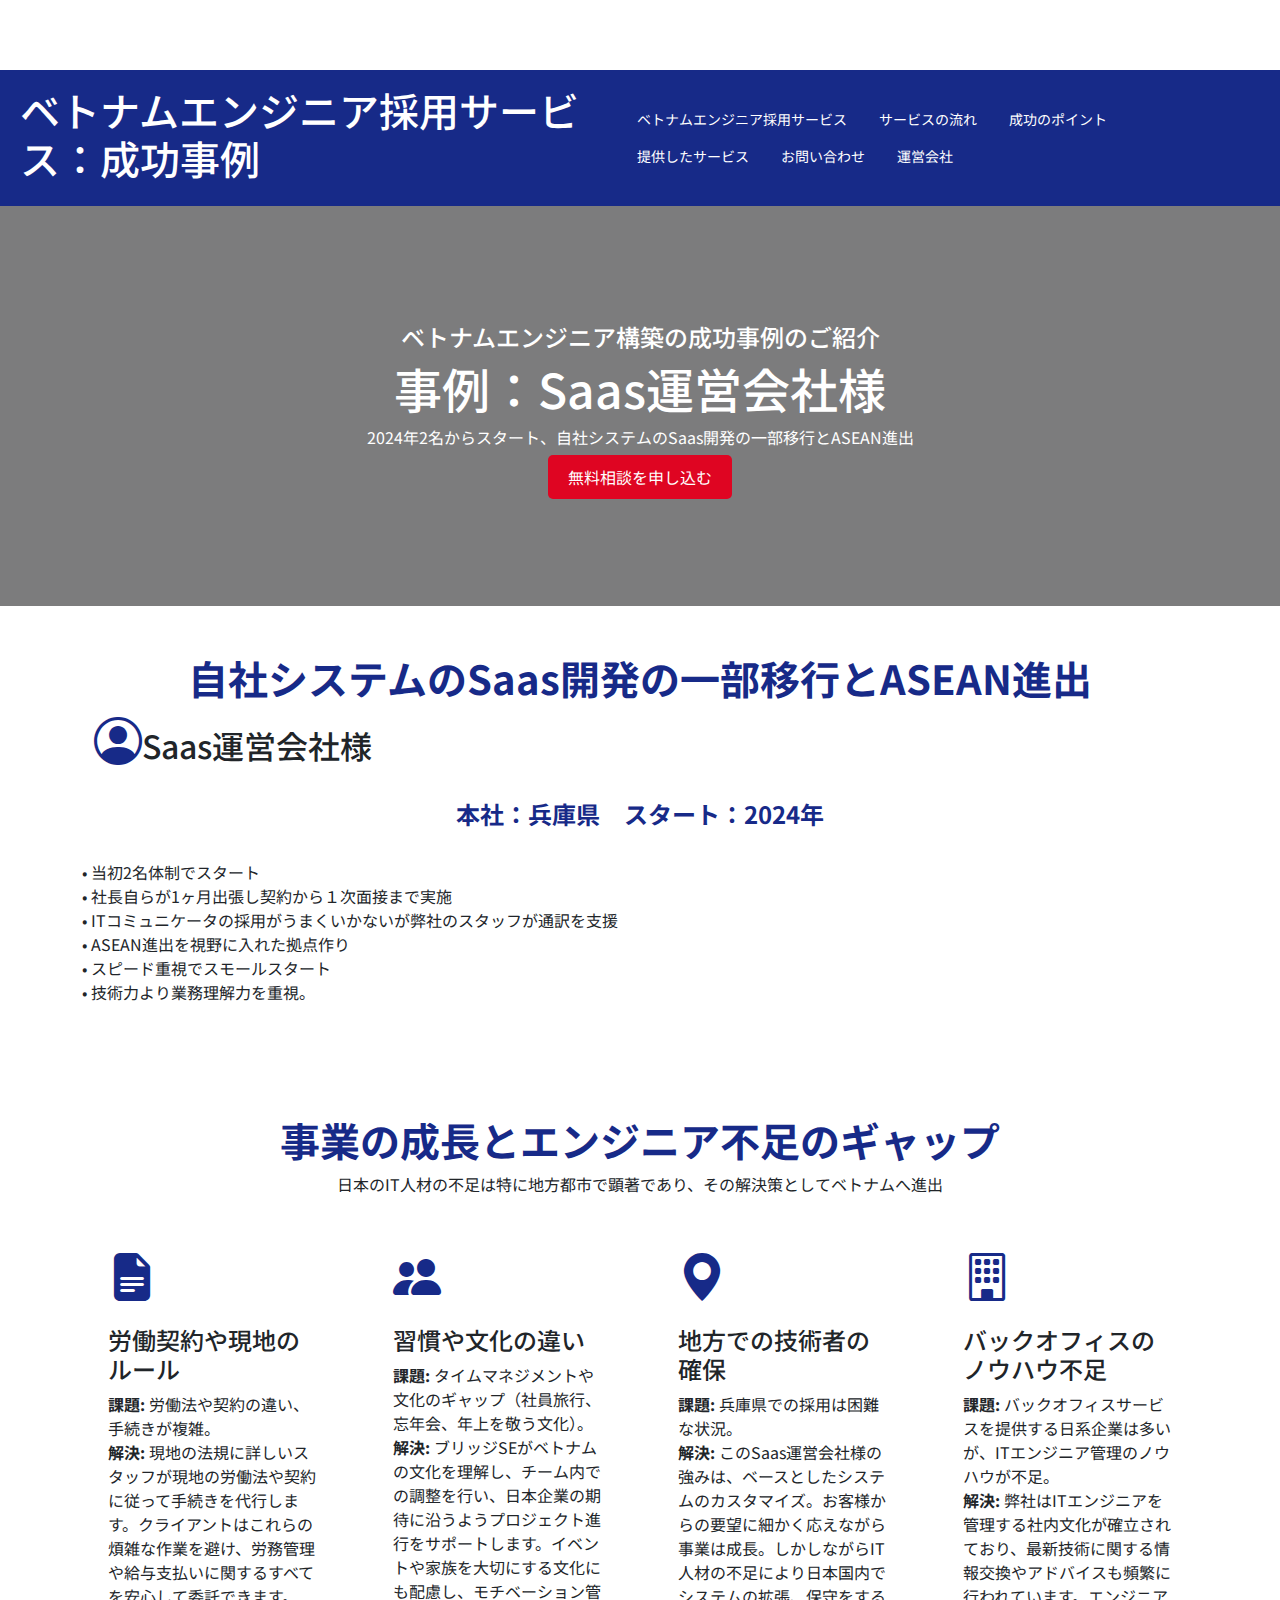
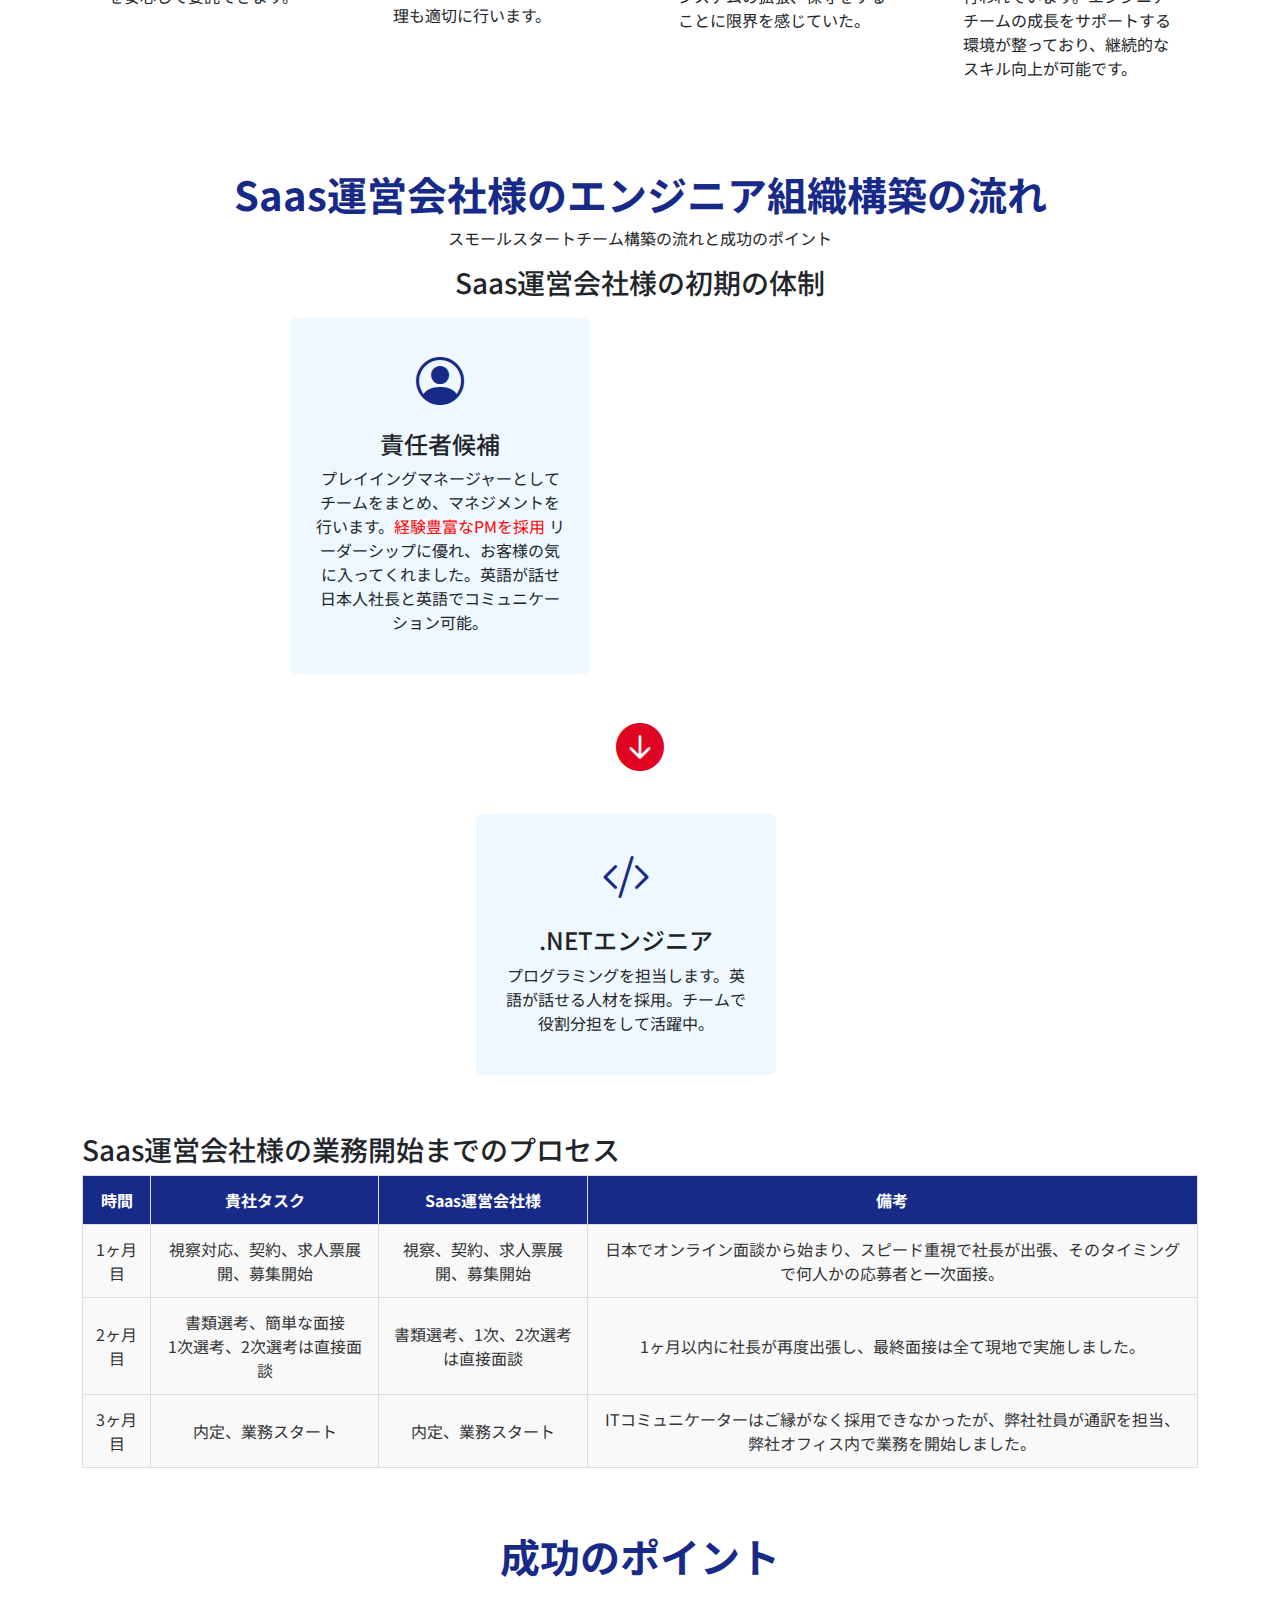
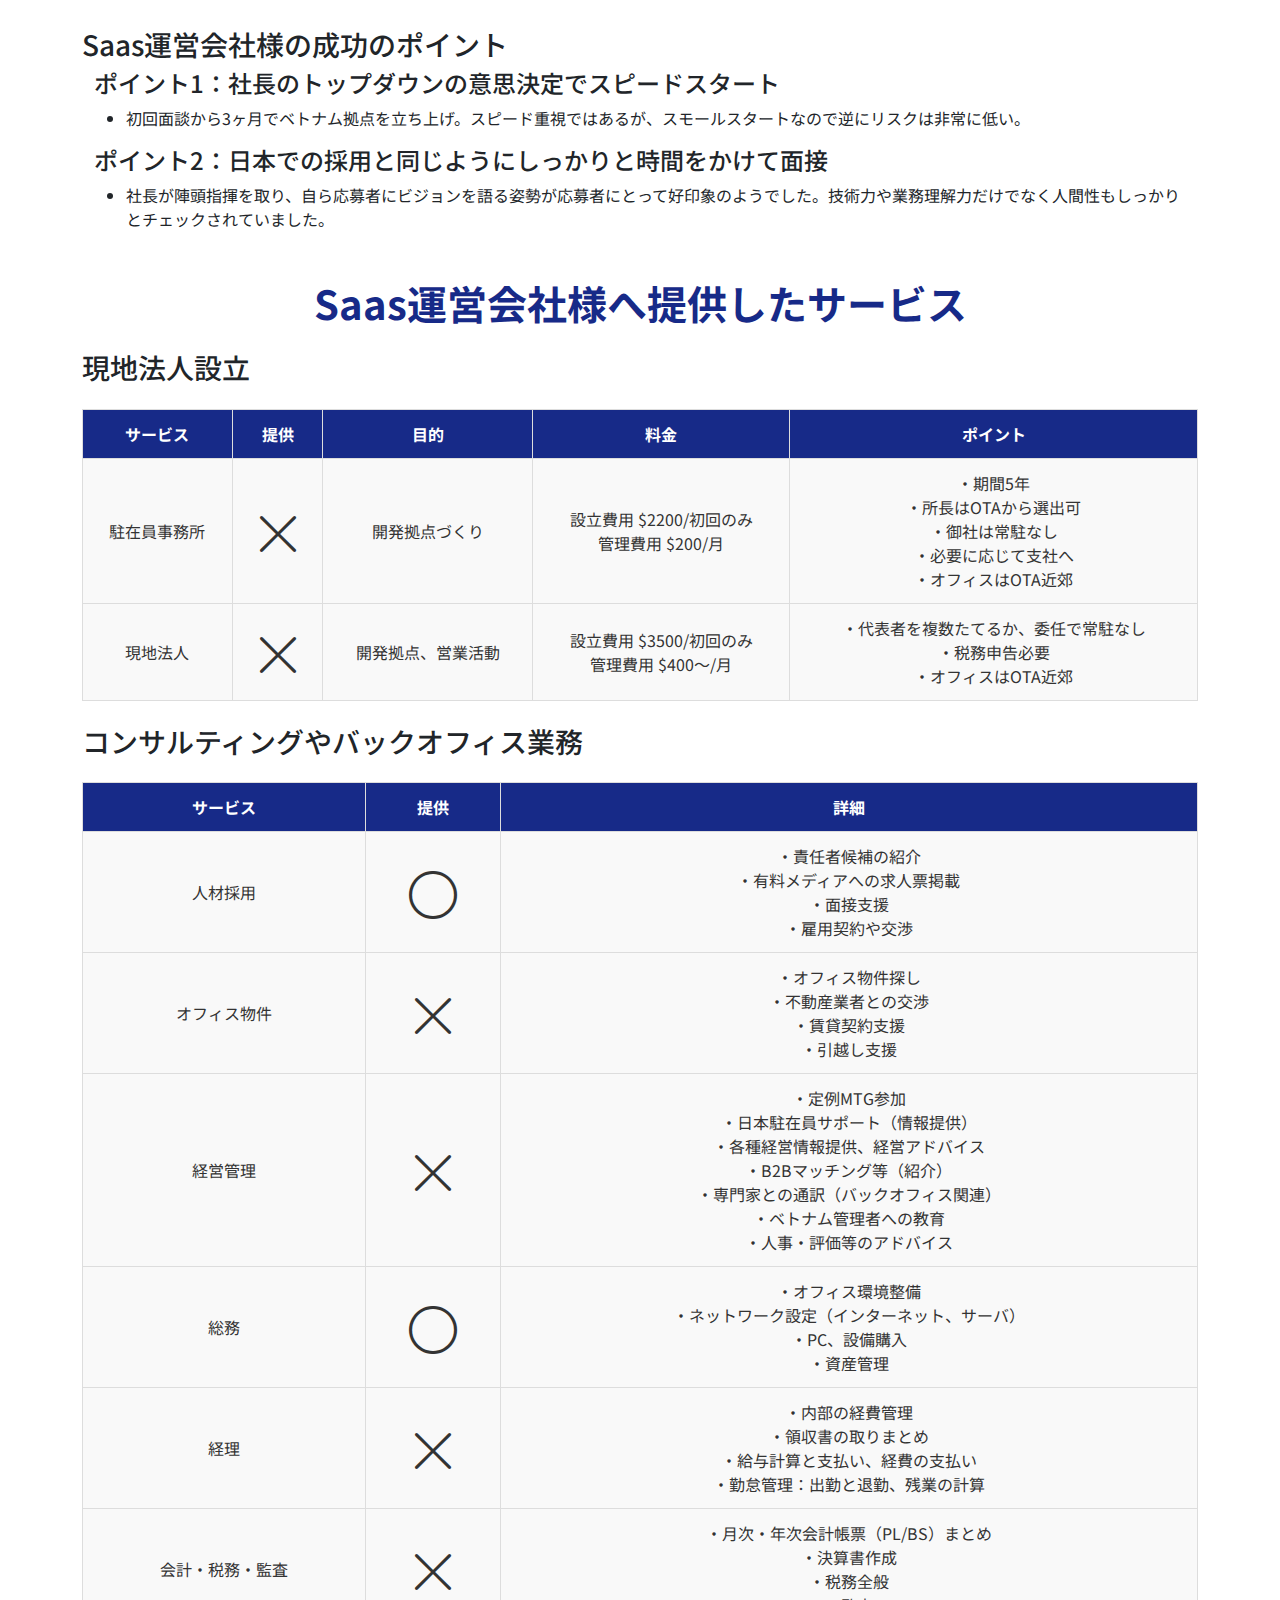
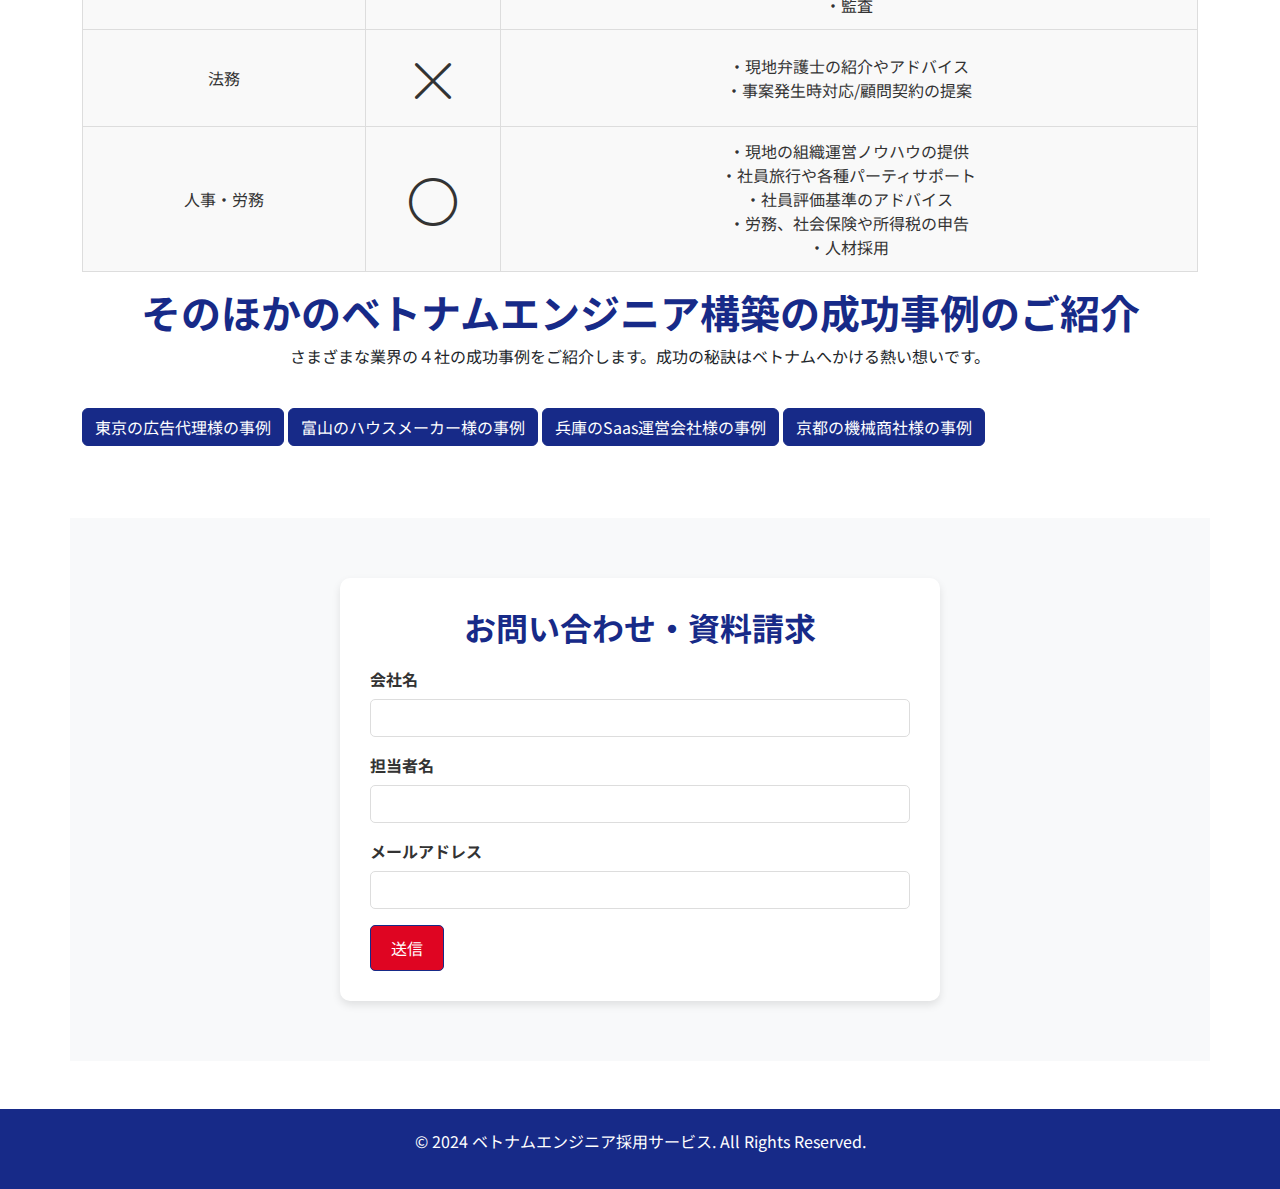
<file: casestudy_hyogo.html>
<!DOCTYPE html>
<html lang="ja">
<head>
    <meta charset="UTF-8">
    <meta name="viewport" content="width=device-width, initial-scale=1.0">
    <meta name="description" content="ベトナム人材紹介会社として、日本企業向けに高スキルのエンジニアを低コストで紹介。人月単価30万円以下で提供可能。">
    <meta name="keywords" content="ベトナムエンジニア採用, ベトナム人材紹介, オフショア開発, IT人材ベトナム, エンジニア派遣">
    <title>ベトナムエンジニア採用サービス｜低コストで高スキル人材を提供</title>

    <!-- Bootstrap CDN -->
    <link href="https://cdn.jsdelivr.net/npm/bootstrap@5.3.0-alpha1/dist/css/bootstrap.min.css" rel="stylesheet">
    
    <!-- Google Fonts -->
    <link href="https://fonts.googleapis.com/css2?family=Noto+Sans+JP:wght@400;700&display=swap" rel="stylesheet">

    <!-- Custom CSS -->
    <link rel="stylesheet" href="style.css">

    <!-- Bootstrap Icons CDN -->
    <link href="https://cdn.jsdelivr.net/npm/bootstrap-icons/font/bootstrap-icons.css" rel="stylesheet">

</head>
<body>
    <!-- Header -->
    <header class="d-flex justify-content-between align-items-center py-3">
        <h1>ベトナムエンジニア採用サービス：成功事例</h1>
        <nav>
            <ul class="nav">
                <li class="nav-item"><a class="nav-link text-white small" href="#">ベトナムエンジニア採用サービス</a></li>
                <li class="nav-item"><a class="nav-link text-white small" href="#model-case">サービスの流れ</a></li>
                <li class="nav-item"><a class="nav-link text-white small" href="#success">成功のポイント</a></li>
                <li class="nav-item"><a class="nav-link text-white small" href="#service">提供したサービス</a></li>
                <li class="nav-item"><a class="nav-link text-white small" href="#contact">お問い合わせ</a></li>
                <li class="nav-item"><a class="nav-link text-white small" href="https://onetech.jp/company">運営会社</a></li>
            </ul>
        </nav>
    </header>

    <!-- Main Visual Section -->
    <section class="mv_area_wrap">
        <div class="mv_area">
            <div class="mv_txt">
                <h4>ベトナムエンジニア構築の成功事例のご紹介</h4>
                <h2>事例：Saas運営会社様</h2>
                <p>2024年2名からスタート、自社システムのSaas開発の一部移行とASEAN進出</p>
                <div class="mv_btn">
                    <a href="#contact">無料相談を申し込む</a>
                </div>
            </div>
        </div>
    </section>

    <!-- お客様のプロフィールセクション -->
    <section id="ceo-profile" class="py-5">
        <h2 class="section-title text-center">自社システムのSaas開発の一部移行とASEAN進出</h2>
        <div class="ceo-card container">
            <div class="row justify-content-center">
                <div class="row">
                <h2><i class="bi bi-person-circle" style="font-size: 3rem; color: #172a88;"></i>Saas運営会社様</h2>
                    <h4 class="fw-bold mt-4 text-center">本社：兵庫県　スタート：2024年</h4>
                </div>
            </div>

            <div class="row justify-content-center mt-4">
                
                    <ul class="list-unstyled">
                        
                        <li>• 当初2名体制でスタート</li>
                        <li>• 社長自らが1ヶ月出張し契約から１次面接まで実施</li>
                        <li>• ITコミュニケータの採用がうまくいかないが弊社のスタッフが通訳を支援</li>
                        <li>• ASEAN進出を視野に入れた拠点作り</li>
                        <li>• スピード重視でスモールスタート</li>
                        <li>• 技術力より業務理解力を重視。</li>
            
                    </ul>
            </div>
        </div>
    </section>

    <!-- ベトナムのITマネジメントの課題 -->
    <section id="it-management-issues" class="container my-5">
        <h2 class="section-title text-center">事業の成長とエンジニア不足のギャップ</h2>
        <p class="text-center">日本のIT人材の不足は特に地方都市で顕著であり、その解決策としてベトナムへ進出</p>
        
        <div class="row">
            <!-- 労働契約や現地のルール -->
            <div class="col-md-3 d-flex">
                <div class="card h-100">
                    <div class="card-body">
                        <i class="bi bi-file-earmark-text-fill" style="font-size: 3rem; color: #172a88;"></i>
                        <h4 class="card-title mt-3">労働契約や現地のルール</h4>
                        <ul class="list-unstyled text-left">
                            <li><strong>課題:</strong> 労働法や契約の違い、手続きが複雑。</li>
                            <li><strong>解決:</strong> 現地の法規に詳しいスタッフが現地の労働法や契約に従って手続きを代行します。クライアントはこれらの煩雑な作業を避け、労務管理や給与支払いに関するすべてを安心して委託できます。</li>
                        </ul>
                    </div>
                </div>
            </div>
    
            <!-- 習慣や文化の違い -->
            <div class="col-md-3 d-flex">
                <div class="card h-100">
                    <div class="card-body">
                        <i class="bi bi-people-fill" style="font-size: 3rem; color: #172a88;"></i>
                        <h4 class="card-title mt-3">習慣や文化の違い</h4>
                        <ul class="list-unstyled text-left">
                            <li><strong>課題:</strong> タイムマネジメントや文化のギャップ（社員旅行、忘年会、年上を敬う文化）。</li>
                            <li><strong>解決:</strong> ブリッジSEがベトナムの文化を理解し、チーム内での調整を行い、日本企業の期待に沿うようプロジェクト進行をサポートします。イベントや家族を大切にする文化にも配慮し、モチベーション管理も適切に行います。</li>
                        </ul>
                    </div>
                </div>
            </div>
    
            <!-- 日本人駐在問題 -->
            <div class="col-md-3 d-flex">
                <div class="card h-100">
                    <div class="card-body">
                        <i class="bi bi-geo-alt-fill" style="font-size: 3rem; color: #172a88;"></i>
                        <h4 class="card-title mt-3">地方での技術者の確保</h4>
                        <ul class="list-unstyled text-left">
                            <li><strong>課題:</strong> 兵庫県での採用は困難な状況。</li>
                            <li><strong>解決:</strong> このSaas運営会社様の強みは、ベースとしたシステムのカスタマイズ。お客様からの要望に細かく応えながら事業は成長。しかしながらIT人材の不足により日本国内でシステムの拡張、保守をすることに限界を感じていた。</li>
                        </ul>
                    </div>
                </div>
            </div>
    
            <!-- バックオフィスサービスのノウハウ不足 -->
            <div class="col-md-3 d-flex">
                <div class="card h-100">
                    <div class="card-body">
                        <i class="bi bi-building" style="font-size: 3rem; color: #172a88;"></i>
                        <h4 class="card-title mt-3">バックオフィスのノウハウ不足</h4>
                        <ul class="list-unstyled text-left">
                            <li><strong>課題:</strong> バックオフィスサービスを提供する日系企業は多いが、ITエンジニア管理のノウハウが不足。</li>
                            <li><strong>解決:</strong> 弊社はITエンジニアを管理する社内文化が確立されており、最新技術に関する情報交換やアドバイスも頻繁に行われています。エンジニアチームの成長をサポートする環境が整っており、継続的なスキル向上が可能です。</li>
                        </ul>
                    </div>
                </div>
            </div>
        </div>
    </section>

    <!-- Section 4: サービスの流れ -->
    <section id="model-case" class="container my-5">
        <h2 class="section-title text-center">Saas運営会社様のエンジニア組織構築の流れ</h2>
        <p class="text-center">スモールスタートチーム構築の流れと成功のポイント</p>
        
        <div class="ceo-card container">
                <h3 class="text-center">Saas運営会社様の初期の体制</h3>
                
                <!-- 1行目: 責任者候補 -->
                <div class="row justify-content-center mb-4">
                    <div class="col-md-8">
                        <div class="card text-center p-4" style="background-color: #f0f8ff;">
                            <i class="bi bi-person-circle" style="font-size: 3rem; color: #172a88;"></i>
                            <h4 class="mt-3">責任者候補</h4>
                            <p>プレイイングマネージャーとしてチームをまとめ、マネジメントを行います。<span style="color: red;">経験豊富なPMを採用</span> リーダーシップに優れ、お客様の気に入ってくれました。英語が話せ日本人社長と英語でコミュニケーション可能。</p>
                        </div>
                    </div>
                </div>

                <!-- 矢印アイコン -->
                <div class="text-center mb-4">
                    <i class="bi bi-arrow-down-circle-fill" style="font-size: 3rem; color: #df0522;"></i>
                </div>
            
                <!-- 2行目: ブリッジSE、プログラマー、テスター -->
                <div class="row justify-content-center">
            
                    <div class="col-md-4">
                        <div class="card text-center p-4" style="background-color: #f0f8ff;">
                            <i class="bi bi-code-slash" style="font-size: 3rem; color: #172a88;"></i>
                            <h4 class="mt-3">.NETエンジニア</h4>
                            <p>プログラミングを担当します。英語が話せる人材を採用。チームで役割分担をして活躍中。</p>
                        </div>
                    </div>
            
                </div>
            </div>
        
        <!-- 採用プロセスのテーブル -->
        <h3 class="mt-5">Saas運営会社様の業務開始までのプロセス</h3>
        <div class="table-responsive">
            <table class="table table-bordered">
                <thead>
                    <tr>
                        <th>時間</th>
                        <th>貴社タスク</th>
                        <th>Saas運営会社様</th>
                        <th>備考</th>
                    </tr>
                </thead>
                <tbody>
                    <tr>
                        <td>1ヶ月目</td>
                        <td>視察対応、契約、求人票展開、募集開始</td>
                        <td>視察、契約、求人票展開、募集開始</td>
                        <td>日本でオンライン面談から始まり、スピード重視で社長が出張、そのタイミングで何人かの応募者と一次面接。</td>
                    </tr>
                    <tr>
                        <td>2ヶ月目</td>
                        <td>書類選考、簡単な面接<br>1次選考、2次選考は直接面談</td>
                        <td>書類選考、1次、2次選考は直接面談</td>
                        <td>1ヶ月以内に社長が再度出張し、最終面接は全て現地で実施しました。</td>
                    </tr>
                    <tr>
                        <td>3ヶ月目</td>
                        <td>内定、業務スタート</td>
                        <td>内定、業務スタート</td>
                        <td>ITコミュニケーターはご縁がなく採用できなかったが、弊社社員が通訳を担当、弊社オフィス内で業務を開始しました。</td>
                    </tr>
                </tbody>
            </table>
        </div>
    
        <!-- 採用成功のポイント -->
        
        </section>

    <!-- Section 8: 成功のポイント -->
    <section id="success" class="container my-5">
        <h2 class="section-title text-center">成功のポイント</h2>
        
        <!-- ベトナム駐在員事務所や現地法人設立 -->
        <h3 class="mt-5">Saas運営会社様の成功のポイント</h3>
        <div class="point-card container">
            <h4 class="point-card-title">ポイント1：社長のトップダウンの意思決定でスピードスタート</h4>
            <ul>
                <li>初回面談から3ヶ月でベトナム拠点を立ち上げ。スピード重視ではあるが、スモールスタートなので逆にリスクは非常に低い。</li>
            </ul>
        </div>

        <div class="point-card container">
            <h4 class="point-card-title">ポイント2：日本での採用と同じようにしっかりと時間をかけて面接</h4>
            <ul>
                <li>社長が陣頭指揮を取り、自ら応募者にビジョンを語る姿勢が応募者にとって好印象のようでした。技術力や業務理解力だけでなく人間性もしっかりとチェックされていました。</li>
            </ul>
        </div>
        
    </section>


    <!-- Section 8: その他のサービス -->
    <section id="service" class="container my-5">
        <h2 class="section-title text-center">Saas運営会社様へ提供したサービス</h2>
        
        <!-- ベトナム駐在員事務所や現地法人設立 -->
        <h3 class="my-4">現地法人設立</h3>
        <table class="table table-bordered text-center">
            <thead>
                <tr>
                    <th>サービス</th>
                    <th>提供</th>
                    <th>目的</th>
                    <th>料金</th>
                    <th>ポイント</th>
                </tr>
            </thead>
            <tbody>
                <!-- 駐在員事務所 -->
                <tr>
                    <td>駐在員事務所</td>
                    <td><i class="bi bi-x-lg" style="font-size: 3rem;"></i></td>
                    <td>開発拠点づくり</td>
                    <td>
                        設立費用 $2200/初回のみ<br>
                        管理費用 $200/月
                    </td>
                    <td>
                        ・期間5年<br>
                        ・所長はOTAから選出可<br>
                        ・御社は常駐なし<br>
                        ・必要に応じて支社へ<br>
                        ・オフィスはOTA近郊
                    </td>
                </tr>

                <!-- 支社 -->
                <tr>
                    <td>現地法人</td>
                    <td><i class="bi bi-x-lg" style="font-size: 3rem;"></i></td>
                    <td>開発拠点、営業活動</td>
                    <td>
                        設立費用 $3500/初回のみ<br>
                        管理費用 $400〜/月
                    </td>
                    <td>
                        ・代表者を複数たてるか、委任で常駐なし<br>
                        ・税務申告必要<br>
                        ・オフィスはOTA近郊
                    </td>
                </tr>
            </tbody>
        </table>

        <!-- コンサルティングやバックオフィス業務 -->
        <h3 class="my-4">コンサルティングやバックオフィス業務</h3>
        <table class="table table-bordered text-center">
            <thead>
                <tr>
                    <th>サービス</th>
                    <th>提供</th>
                    <th>詳細</th>
                </tr>
            </thead>
            <tbody>
                <!-- 経営管理 -->
                <tr>
                    <td>人材採用</td>
                    <td><i class="bi bi-circle" style="font-size: 3rem;"></i></td>
                    <td>
                        ・責任者候補の紹介<br>
                        ・有料メディアへの求人票掲載<br>
                        ・面接支援<br>
                        ・雇用契約や交渉
                    </td>
                </tr>
                <tr>
                    <td>オフィス物件</td>
                    <td><i class="bi bi-x-lg" style="font-size: 3rem;"></i></td>
                    <td>
                        ・オフィス物件探し<br>
                        ・不動産業者との交渉<br>
                        ・賃貸契約支援<br>
                        ・引越し支援
                    </td>
                </tr>
                <tr>
                    <td>経営管理</td>
                    <td><i class="bi bi-x-lg" style="font-size: 3rem;"></i></td>
                    <td>
                        ・定例MTG参加<br>
                        ・日本駐在員サポート（情報提供）<br>
                        ・各種経営情報提供、経営アドバイス<br>
                        ・B2Bマッチング等（紹介）<br>
                        ・専門家との通訳（バックオフィス関連）<br>
                        ・ベトナム管理者への教育<br>
                        ・人事・評価等のアドバイス
                    </td>
                </tr>

                <!-- 総務 -->
                <tr>
                    <td>総務</td>
                    <td><i class="bi bi-circle" style="font-size: 3rem;"></i></td>
                    <td>
                        ・オフィス環境整備<br>
                        ・ネットワーク設定（インターネット、サーバ）<br>
                        ・PC、設備購入<br>
                        ・資産管理
                    </td>
                </tr>

                <!-- 経理 -->
                <tr>
                    <td>経理</td>
                    <td><i class="bi bi-x-lg" style="font-size: 3rem;"></i></td>
                    <td>
                        ・内部の経費管理<br>
                        ・領収書の取りまとめ<br>
                        ・給与計算と支払い、経費の支払い<br>
                        ・勤怠管理：出勤と退勤、残業の計算
                    </td>
                </tr>

                <!-- 会計・税務・監査 -->
                <tr>
                    <td>会計・税務・監査</td>
                    <td><i class="bi bi-x-lg" style="font-size: 3rem;"></i></td>
                    <td>
                        ・月次・年次会計帳票（PL/BS）まとめ<br>
                        ・決算書作成<br>
                        ・税務全般<br>
                        ・監査
                    </td>
                </tr>

                <!-- 法務 -->
                <tr>
                    <td>法務</td>
                    <td><i class="bi bi-x-lg" style="font-size: 3rem;"></i></td>
                    <td>
                        ・現地弁護士の紹介やアドバイス<br>
                        ・事案発生時対応/顧問契約の提案
                    </td>
                </tr>

                <!-- 人事・労務 -->
                <tr>
                    <td>人事・労務</td>
                    <td><i class="bi bi-circle" style="font-size: 3rem;"></i></td>
                    <td>
                        ・現地の組織運営ノウハウの提供<br>
                        ・社員旅行や各種パーティサポート<br>
                        ・社員評価基準のアドバイス<br>
                        ・労務、社会保険や所得税の申告<br>
                        ・人材採用
                    </td>
                </tr>
            </tbody>
        </table>
        <h3 class="section-title text-center">そのほかのベトナムエンジニア構築の成功事例のご紹介</h3>
        <p class="text-center">さまざまな業界の４社の成功事例をご紹介します。成功の秘訣はベトナムへかける熱い想いです。</p>
        <a href="/casestudy_tokyo.html" class="btn btn-primary my-4">東京の広告代理様の事例</a>
        <a href="/casestudy_toyama.html" class="btn btn-primary my-4">富山のハウスメーカー様の事例</a>
        <a href="/casestudy_hyogo.html" class="btn btn-primary my-4">兵庫のSaas運営会社様の事例</a>
        <a href="/casestudy_kyoto.html" class="btn btn-primary my-4">京都の機械商社様の事例</a>

    </section>

    

    <!-- Contact Section -->
    <section id="contact" class="container my-5">
        <div class="contact-card">
            <h3 class="contact-card-title">お問い合わせ・資料請求</h3>
            <form>
                <div class="mb-3">
                    <label for="companyName" class="form-label">会社名</label>
                    <input type="text" class="form-control" id="companyName" required>
                </div>
                <div class="mb-3">
                    <label for="contactName" class="form-label">担当者名</label>
                    <input type="text" class="form-control" id="contactName" required>
                </div>
                <div class="mb-3">
                    <label for="email" class="form-label">メールアドレス</label>
                    <input type="email" class="form-control" id="email" required>
                </div>
                <button type="submit" class="btn btn-primary">送信</button>
            </form>
        </div>
    </section>

    <!-- Footer -->
    <footer>
        <p>&copy; 2024 ベトナムエンジニア採用サービス. All Rights Reserved.</p>
    </footer>

    <!-- Bootstrap JS and jQuery -->
    <script src="https://cdn.jsdelivr.net/npm/bootstrap@5.3.0-alpha1/dist/js/bootstrap.bundle.min.js"></script>
    <script src="https://code.jquery.com/jquery-3.6.0.min.js"></script>
</body>
</html>
</file>
<file: style.css>
body {
    font-family: 'Noto Sans JP', sans-serif;
}

header {
    background-color: #172a88;
    color: white;
    padding: 20px;
}
/* ヘッダーメニューのフォントサイズを調整 */
.nav-link {
    font-size: 0.875rem; /* 小さい文字に設定 */
    color: white;
    padding: 8px 16px;
    text-decoration: none;
}

/* ヘッダーメニューのホバー効果 */
.nav-link:hover {
    color: #df0522; /* ホバー時の色 */
}

.mv_area_wrap {
    background-color: #f8f9fa;
    padding: 0px 0;
    text-align: center;
    position: relative;
    background-image: url('https://picsum.photos/1920/1080?random');
    background-size: cover;
    background-position: center;
    height: 400px;
}

/* 半透明のオーバーレイ */
.mv_area::before {
    content: "";
    position: absolute;
    top: 0;
    left: 0;
    width: 100%;
    height: 100%;
    background-color: rgba(0, 0, 0, 0.5);
    z-index: 1;
}

.mv_area {
    position: relative;
    z-index: 2;
    display: flex;
    justify-content: center;
    align-items: center;
    text-align: center;
    height: 100%;
}

.mv_txt {
    color: white;
    position: relative;
    z-index: 2;
}

.mv_btn a {
    background-color: #df0522;
    color: white;
    padding: 10px 20px;
    border-radius: 5px;
    text-decoration: none;
}

.mv_btn a:hover {
    background-color: #c90420;
}

h1 span {
    color: #df0522;
}

.mv_txt h2 {
    font-size: 48px;
}

footer {
    background-color: #172a88;
    color: white;
    text-align: center;
    padding: 20px;
}

.custom-font {
    color: black;
    font-weight: bold;
}

.card {
    width: 100%; /* カードの幅を100%に設定 */
    max-width: 300px; /* 最大幅を設定してカードが広がりすぎないように */
    margin: 10px; /* カードの間に適度な余白を追加 */
    border: none; /* 枠線を消す */
}

/* カードの画像を丸くし、カードの幅にフィットさせる */
.card-img-wrapper {
    width: 100%;
    display: flex;
    justify-content: center;
    margin-bottom: 20px;
}

.card-img-top {
    width: 100%;
    height: auto;
    max-width: 200px;
    border-radius: 50%;
    object-fit: cover;
}

/* 実績セクション */
.achievements-img {
    width: 100%; /* カードの横幅にフィット */
    height: auto; /* 自動調整 */
    border-radius: 10px; /* 角を丸くする */
    object-fit: cover; /* 画像をカード内に収める */
}

.achievements-title {
    text-align: center; /* テキストを中央揃え */
    font-weight: bold;
    margin-bottom: 10px;
}

.achievements-text {
    text-align: center; /* テキストを中央揃え */
    font-size: 1rem;
}
.row {
    display: flex;
    justify-content: center; /* カードを中央揃え */
    flex-wrap: wrap; /* 小さい画面でも折り返しされるように */
}
/* システムの特徴 */
.section-title {
    font-size: 2.5rem;
    font-weight: bold;
    color: #172a88;
}

.section-subtitle {
    font-size: 1.2rem;
    color: #555;
}

/* 特徴リスト */
.feature-item {
    display: flex;
    align-items: flex-start;
}

.feature-icon {
    color: #df0522; /* 赤系の色 */
    font-size: 1.5rem;
    font-weight: bold;
}

.feature-text {
    font-size: 1.1rem;
    color: #333;
    margin: 0;
}

/* 主な機能セクション */
#main-features {
    background-color: #f9f9f9;
    padding: 60px 0;
}

.features-title {
    font-size: 2.5rem;
    font-weight: bold;
    color: #172a88;
}

.features-subtitle {
    font-size: 1.2rem;
    color: #555;
}

/* サブセクションカード */
.subsection-title {
    font-size: 1.75rem;
    font-weight: bold;
    margin-bottom: 30px;
    color: #172a88;
}

/* カードスタイル */
.feature-card {
    background-color: white;
    border-radius: 8px;
    padding: 20px;
    margin-bottom: 30px;
    box-shadow: 0 4px 8px rgba(0, 0, 0, 0.1);
    transition: box-shadow 0.3s ease;
    height: 90%; /* カードの高さを100%に設定して統一 */
    display: flex;
    flex-direction: column;
    justify-content: space-between;
}

.feature-card:hover {
    box-shadow: 0 8px 16px rgba(0, 0, 0, 0.2);
}

.feature-card-title {
    font-size: 1.25rem;
    font-weight: bold;
    margin-bottom: 10px;
    color: #333;
}

.feature-card-text {
    font-size: 1rem;
    color: #555;
}

.management-list {
    list-style: none;
    padding-left: 0;
}

.management-list li {
    font-size: 1rem;
    color: #555;
    padding: 10px 0;
    border-bottom: 1px solid #ddd;
}
.process-step {
    background-color: #fff;
    border-radius: 8px;
    padding: 20px;
    box-shadow: 0 4px 6px rgba(0, 0, 0, 0.1);
    transition: box-shadow 0.3s ease;
    height: 100%;
}

.process-step:hover {
    box-shadow: 0 8px 12px rgba(0, 0, 0, 0.2);
}

.process-icon {
    width: 60px;
    height: 60px;
    display: flex;
    justify-content: center;
    align-items: center;
    border-radius: 50%;
    margin: 0 auto;
    font-size: 24px;
}

.process-title {
    font-size: 18px;
    font-weight: bold;
    color: #172a88;
    margin-top: 15px;
}

/* 保守運用体制セクションのスタイル */
.support-card {
    background-color: #f9f9f9;
    border-radius: 8px;
    padding: 20px;
    box-shadow: 0 4px 8px rgba(0, 0, 0, 0.1);
    text-align: center;
    margin-bottom: 20px;
    height: 100%;
    display: flex;
    flex-direction: column;
    justify-content: space-between; /* カード内の要素を上下に均等に配置 */
}

.support-card-title {
    font-size: 18px;
    font-weight: bold;
    color: #172a88;
    margin-bottom: 10px;
}

.support-card-text {
    font-size: 1rem;
    color: #555;
}

.support-arrow {
    font-size: 48px; /* 矢印アイコンを大きくする */
    color: #df0522;
    margin: 10px 0;
}

/* カード全体のフローのレイアウト調整 */
#support-system .row {
    display: flex;
    justify-content: space-around;
    align-items: start;
}

/* カードの高さを揃える */
.support-card {
    min-height: 300px; /* 必要に応じて高さを調整 */
}

/* 矢印の中央揃え */
.d-flex.align-items-center {
    height: 100%;
    justify-content: center;
    margin-top: 70px;
}

#monetization {
    background-color: white;
    padding: 60px 0;
}
.monetization-card {
    background-color: #f8f9fa;
    border-radius: 50%; /* 完全に丸くするための設定 */
    width: 200px; /* 幅を指定 */
    height: 200px; /* 高さを指定 */
    padding: 30px;
    margin-bottom: 20px;
    box-shadow: 0 4px 8px rgba(0, 0, 0, 0.1);
    transition: transform 0.3s ease;
}

.monetization-card:hover {
    transform: scale(1.05); /* ホバー時の拡大アニメーション */
}

.monetization-icon {
    font-size: 48px; /* アイコンを大きく表示 */
    color: #df0522;
    margin-bottom: 20px;
}

.monetization-card-title {
    font-size: 1.25rem;
    font-weight: bold;
    color: #172a88;
}

.monetization-card-text {
    font-size: 1rem;
    color: #555;
}

/* カードの配置を調整 */
#monetization .row {
    display: flex;
    flex-wrap: wrap;
    justify-content: space-around;
}

#monetization .col-md-4 {
    display: flex;
    justify-content: center;
}

/* お問い合わせセクションのスタイル */
#contact {
    background-color: #f8f9fa;
    padding: 60px 0;
}

.contact-card {
    background-color: white;
    border-radius: 10px;
    box-shadow: 0 4px 8px rgba(0, 0, 0, 0.1);
    padding: 30px;
    max-width: 600px;
    margin: 0 auto;
}

.contact-card-title {
    font-size: 2rem;
    font-weight: bold;
    color: #172a88;
    text-align: center;
    margin-bottom: 20px;
}

.contact-card .form-label {
    font-weight: bold;
    color: #333;
}

.contact-card .form-control {
    border-radius: 5px;
    border: 1px solid #ddd;
}

.contact-card button[type="submit"] {
    background-color: #df0522;
    color: white;
    border-radius: 5px;
    padding: 10px 20px;
    font-size: 1rem;
    transition: background-color 0.3s ease;
}

.contact-card button[type="submit"]:hover {
    background-color: #c90420;
}

/* デモサイトセクションのスタイル */
#demo-experience {
    background-color: white;
}

.section-title {
    font-size: 2.5rem;
    font-weight: bold;
    color: #172a88;
}

.section-subtitle {
    font-size: 1.2rem;
    color: #555;
}

/* デモステップのスタイル */
.demo-steps {
    text-align: center;
}

.step-card {
    background-color: #f8f9fa;
    border-radius: 10px;
    box-shadow: 0 4px 8px rgba(0, 0, 0, 0.1);
    padding: 20px;
    transition: box-shadow 0.3s ease;
    height: 100%;
}

.step-card:hover {
    box-shadow: 0 8px 16px rgba(0, 0, 0, 0.2);
}

.step-title {
    font-size: 1.5rem;
    font-weight: bold;
    color: #df0522;
    margin-bottom: 10px;
}

.step-text {
    font-weight: bold;
    color: #333;
}

/* デモサイト確認用動画のタイトル */
.demo-title {
    font-size: 1.5rem;
    font-weight: bold;
    margin-top: 20px;
    color: #172a88;
}
/* プライスセクションのスタイル */
#pricing {
    background-color: #f8f9fa;
    padding: 60px 0;
}

.section-title {
    font-size: 2.5rem;
    font-weight: bold;
    color: #172a88;
}

.section-subtitle {
    font-size: 1.2rem;
    color: #555;
}

/* テーブルのスタイル */
.table {
    background-color: white;
    border-collapse: collapse;
    width: 100%;
}

.table-bordered th,
.table-bordered td {
    border: 1px solid #ddd;
    padding: 12px;
    text-align: center;
    vertical-align: middle;
}

.table th {
    background-color: #172a88;
    color: white;
}

.table td {
    background-color: #f9f9f9;
    color: #333;
}

/* お問い合わせボタン */
.btn-primary {
    background-color: #172a88;
    border-color: #172a88;
}

.btn-primary:hover {
    background-color: #c90420;
    border-color: #c90420;
}
.faq-list {
    max-width: 800px;
    margin: 0 auto;
}

.faq-item p {
    font-size: 0.9rem;
    line-height: 1.5;
}

.fw-bold {
    font-weight: bold;
    color: #172a88; /* タイトルの色 */
}
.faq-item .fw-bold {
    font-size: 1.2rem; /* Qのフォントサイズを少し大きく */
}

.faq-item p:nth-child(2) {
    color: #555;
}

/* アイコンのスペース調整 */
.faq-item i {
    margin-right: 8px;
}
.faq-item .bi-question-circle-fill {
    color: #df0522;
    margin-right: 8px; /* アイコンとテキストの間にスペースを作る */
}

.faq-item .bi-info-circle-fill {
    color: #172a88;
    margin-right: 8px; /* アイコンとテキストの間にスペースを作る */
}
</file>
